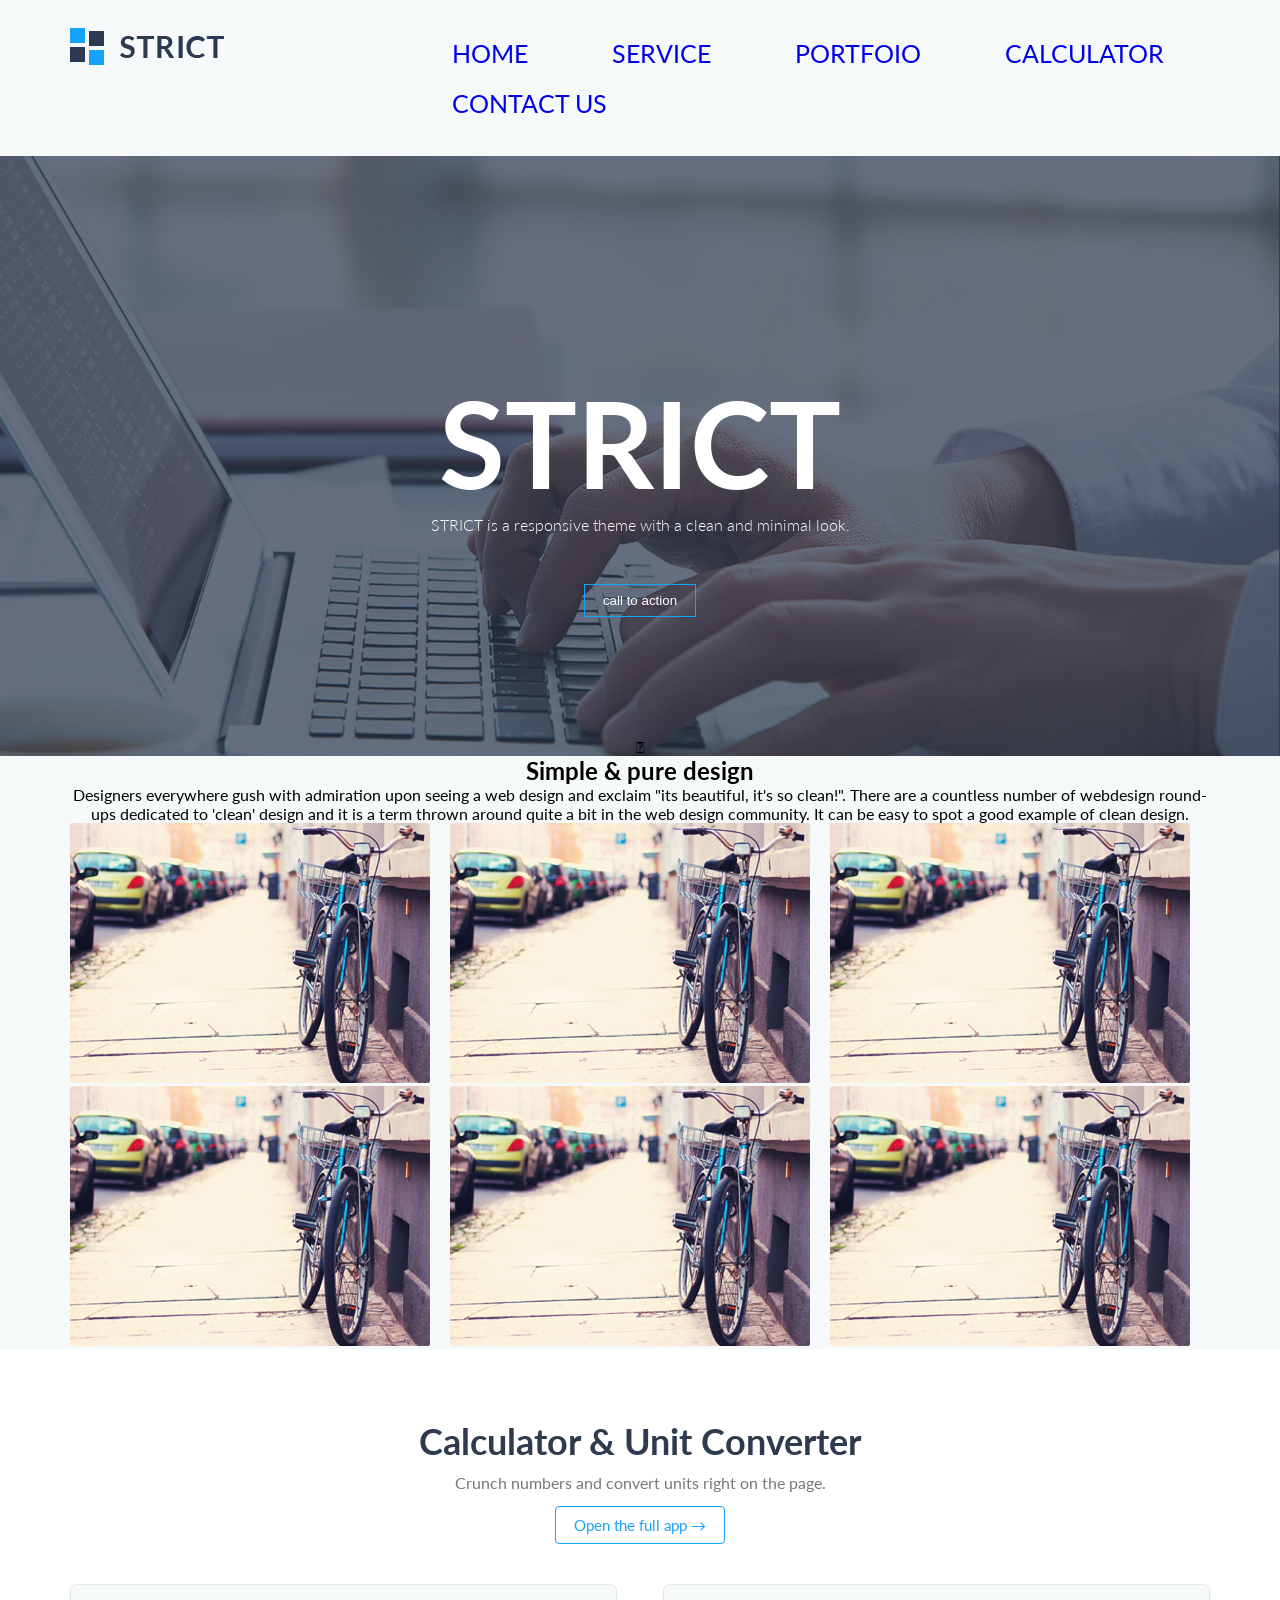
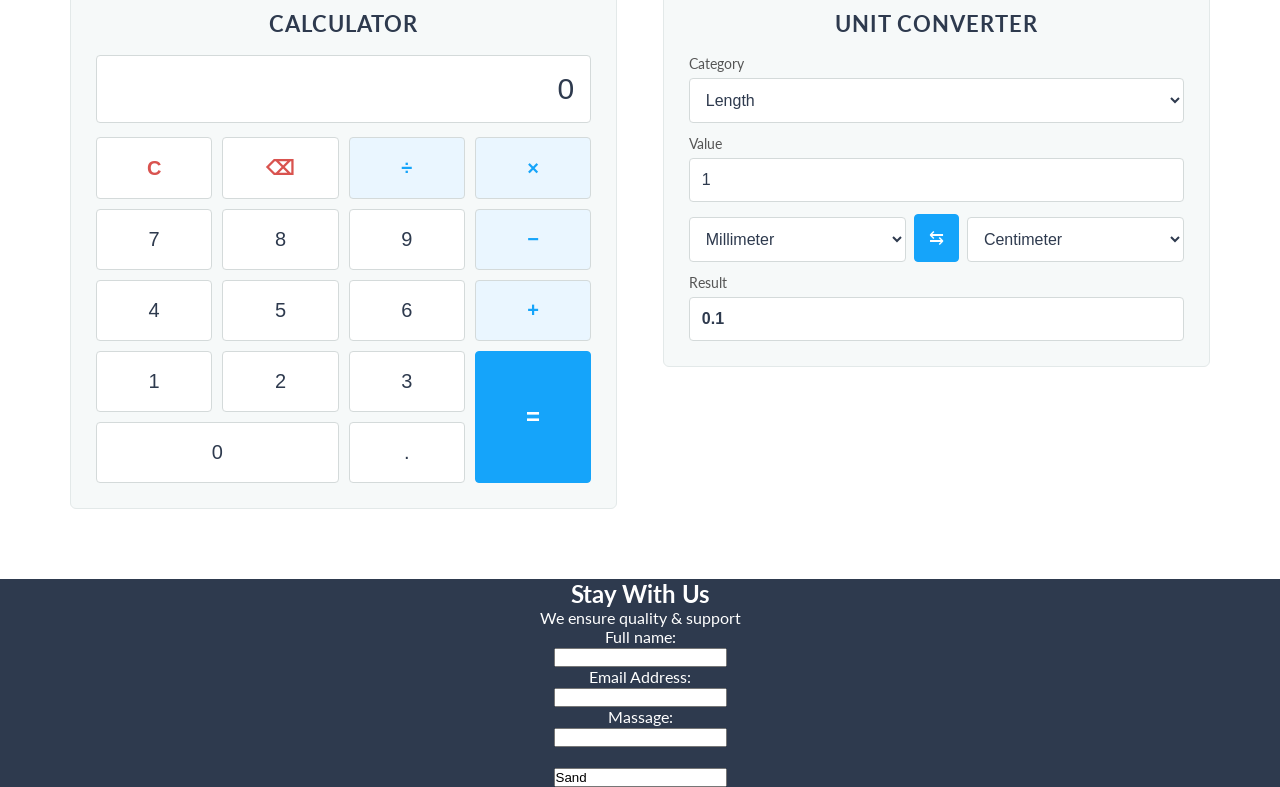
<file: index.html>
<!DOCTYPE html>
<html>
<head>
	<title>PSD to HTML</title>
	<!--Google Fonts-->
	<link href="https://fonts.googleapis.com/css?family=Lato:300,400,700&display=swap" rel="stylesheet">
	<!--Font awesome-->
	<link rel="stylesheet" type="text/css" href="css/font-awesome.min.css">
	<!--Theme CSS file-->
	<link rel="stylesheet" type="text/css" href="css/style.css">
</head>
<body>
	<!--Header Section Start-->
	<header>
		<div class="container">
			<div class="logo">
				<img src="img/Logo.png" alt="logo img">
			</div>
			<div class="menu">
				<nav>
					<ul>
						<li><a href="#">Home</a></li>
						<li><a href="#">Service</a></li>
						<li><a href="#">Portfoio</a></li>
						<li><a href="calculator.html">Calculator</a></li>
						<li><a href="#">Contact Us</a></li>
					</ul>
				</nav>
			</div>
		</div>
	</header>
	<!--bannar Section Start-->
	<section class="banner">
		<div class="container">
			<div class="banner-content">
				<h2>STRICT</h2>
				<span></span>
				<p>STRICT is a responsive theme with a clean and minimal look.</p>
				<button type="button" class="btn">call to action</button>
				<div class="btn-icon"></div>
				<i class="fas fa-chevron-down"></i>
			</div>
		</div>
	</section>
	<section class="about">
		<div class="container">
			<div class="about-content">
			    <h2>Simple & pure design</h2>
			    <p>Designers everywhere gush with admiration upon seeing a web design and exclaim "its beautiful, it's so clean!". There are a countless number of webdesign round-ups dedicated to 'clean' design and it is a term thrown around quite a bit in the web design community. It can be easy to spot a good example of clean design.</p>
			</div>
			
			<div class="Portfoio">
				<div class="Portfoio-one">
					<img src="img/BG.jpg">
				</div>
				<div class="Portfoio-one">
					<img src="img/BG.jpg">
				</div>
				<div class="Portfoio-one">
					<img src="img/BG.jpg">
				</div>
				<div class="Portfoio-one">
					<img src="img/BG.jpg">
				</div>
				<div class="Portfoio-one">
					<img src="img/BG.jpg">
				</div>
				<div class="Portfoio-one">
					<img src="img/BG.jpg">
				</div>
			</div>
		
		</div>
	</section>

	<!--Calculator + Converter Section Start-->
	<section class="calc" id="calc">
		<div class="container">
			<div class="calc-head">
				<h2>Calculator &amp; Unit Converter</h2>
				<p>Crunch numbers and convert units right on the page.</p>
				<a class="calc-app-link" href="calculator.html">Open the full app &rarr;</a>
			</div>

			<div class="calc-wrap">
				<!--Calculator panel-->
				<div class="calc-panel">
					<h3>Calculator</h3>
					<input type="text" id="calc-display" value="0" readonly>
					<div class="calc-keys">
						<button type="button" data-action="clear" class="key-fn">C</button>
						<button type="button" data-action="back" class="key-fn">&#9003;</button>
						<button type="button" data-op="/" class="key-op">&divide;</button>
						<button type="button" data-op="*" class="key-op">&times;</button>

						<button type="button" data-digit="7">7</button>
						<button type="button" data-digit="8">8</button>
						<button type="button" data-digit="9">9</button>
						<button type="button" data-op="-" class="key-op">&minus;</button>

						<button type="button" data-digit="4">4</button>
						<button type="button" data-digit="5">5</button>
						<button type="button" data-digit="6">6</button>
						<button type="button" data-op="+" class="key-op">+</button>

						<button type="button" data-digit="1">1</button>
						<button type="button" data-digit="2">2</button>
						<button type="button" data-digit="3">3</button>
						<button type="button" data-action="equals" class="key-eq">=</button>

						<button type="button" data-digit="0" class="key-zero">0</button>
						<button type="button" data-digit=".">.</button>
					</div>
				</div>

				<!--Converter panel-->
				<div class="calc-panel">
					<h3>Unit Converter</h3>
					<label for="conv-category">Category</label>
					<select id="conv-category">
						<option value="Length">Length</option>
						<option value="Weight">Weight</option>
						<option value="Temperature">Temperature</option>
						<option value="Area">Area</option>
						<option value="Speed">Speed</option>
						<option value="Volume">Volume</option>
						<option value="Time">Time</option>
					</select>

					<label for="conv-input">Value</label>
					<input type="number" id="conv-input" value="1">

					<div class="conv-row">
						<select id="conv-from"></select>
						<button type="button" id="conv-swap" title="Swap units">&#8646;</button>
						<select id="conv-to"></select>
					</div>

					<label for="conv-result">Result</label>
					<input type="text" id="conv-result" readonly>
				</div>
			</div>
		</div>
	</section>

	<section class="form">
		<div class="container">
			<h2>Stay With Us</h2>
			<p>We ensure quality & support</p>

			<form action="/action_page.php">
			  <label for="fname">Full name:</label><br>
			  <input type="text" id="fname" name="fname"><br>
			  <label for="Email">Email Address:</label><br>
			  <input type="Email" id="E" name="lname"><br>
			  <label for="fname">Massage:</label><br>
			  <input type="text" name="fname"><br><br>
			  <input type="Sand" value="Sand">			  
			</form>
		</div>
		
	</section>

	<!--Calculator + Converter logic-->
	<script src="js/calculator.js"></script>
</body>
</html>
</file>
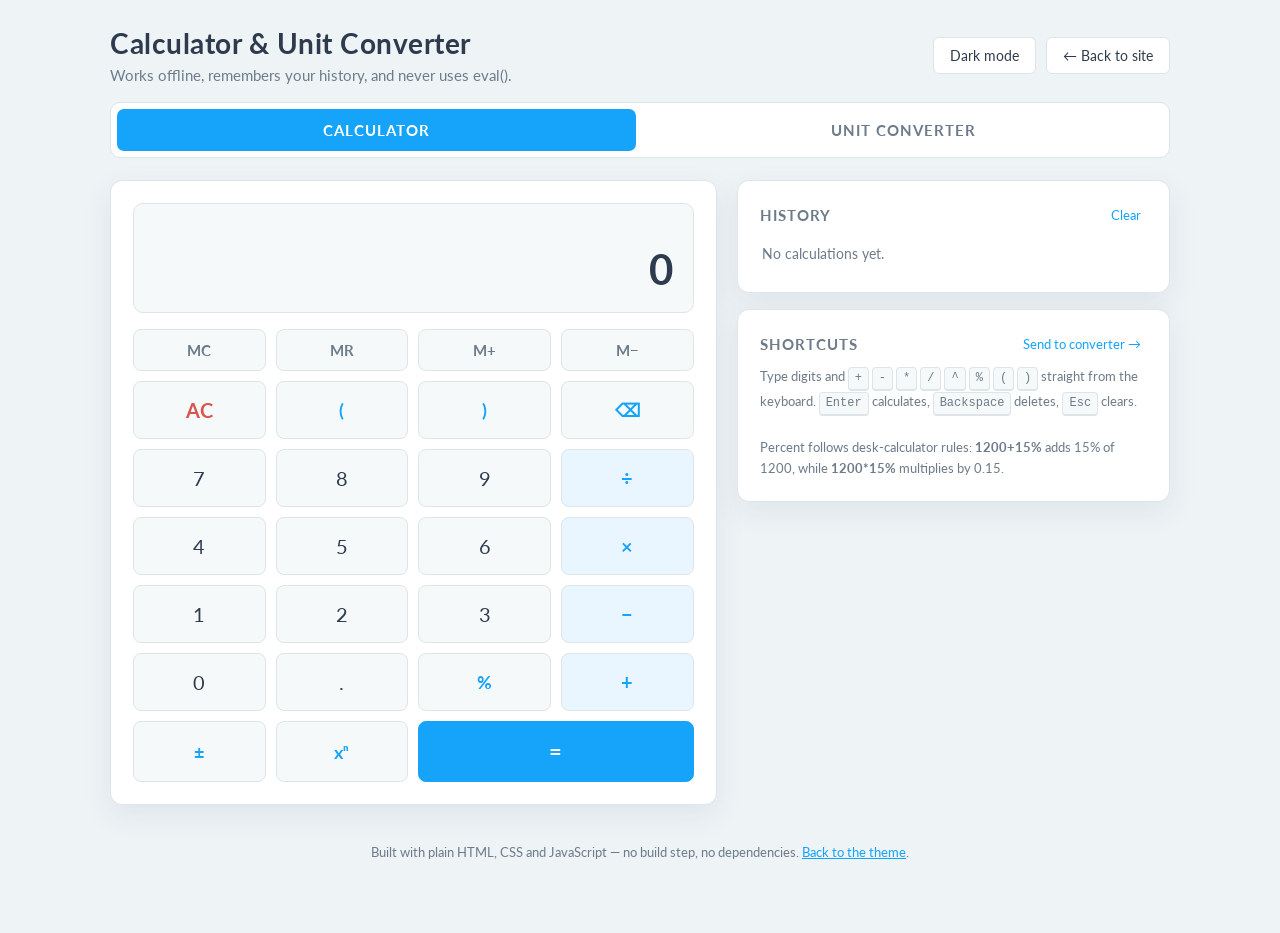
<file: calculator.html>
<!DOCTYPE html>
<html lang="en" data-theme="light">
<head>
	<meta charset="utf-8">
	<meta name="viewport" content="width=device-width, initial-scale=1">
	<title>Calculator &amp; Unit Converter</title>
	<meta name="description" content="A keyboard-friendly calculator with memory and history, plus a unit converter covering 12 categories.">
	<!--Google Fonts-->
	<link href="https://fonts.googleapis.com/css?family=Lato:300,400,700&display=swap" rel="stylesheet">
	<!--App CSS file-->
	<link rel="stylesheet" type="text/css" href="css/calculator-app.css">
</head>
<body>
	<div class="app-container">

		<header class="app-header">
			<div class="app-title">
				<h1>Calculator &amp; Unit Converter</h1>
				<p>Works offline, remembers your history, and never uses eval().</p>
			</div>
			<div class="app-actions">
				<button type="button" id="theme-toggle" class="ghost-btn">Dark mode</button>
				<a class="link-btn" href="index.html">&larr; Back to site</a>
			</div>
		</header>

		<div class="tabs" role="tablist">
			<button type="button" data-tab="calculator" role="tab" aria-selected="true">Calculator</button>
			<button type="button" data-tab="converter" role="tab" aria-selected="false">Unit Converter</button>
		</div>

		<!--Calculator panel-->
		<section class="panel" data-panel="calculator" role="tabpanel" aria-label="Calculator">
			<div class="calc-layout">

				<div class="card">
					<div class="display">
						<span class="mem-flag" id="calc-memory">M</span>
						<div class="display-expr" id="calc-expr">&nbsp;</div>
						<div class="display-result" id="calc-result">0</div>
					</div>

					<div class="keys" id="calc-keys">
						<button type="button" class="key-mem" data-action="mem-clear" title="Memory clear">MC</button>
						<button type="button" class="key-mem" data-action="mem-recall" title="Memory recall">MR</button>
						<button type="button" class="key-mem" data-action="mem-add" title="Add to memory">M+</button>
						<button type="button" class="key-mem" data-action="mem-sub" title="Subtract from memory">M&minus;</button>

						<button type="button" class="key-clear" data-action="clear" title="Clear">AC</button>
						<button type="button" class="key-fn" data-op="(">(</button>
						<button type="button" class="key-fn" data-op=")">)</button>
						<button type="button" class="key-fn" data-action="back" title="Backspace">&#9003;</button>

						<button type="button" data-digit="7">7</button>
						<button type="button" data-digit="8">8</button>
						<button type="button" data-digit="9">9</button>
						<button type="button" class="key-op" data-op="/">&divide;</button>

						<button type="button" data-digit="4">4</button>
						<button type="button" data-digit="5">5</button>
						<button type="button" data-digit="6">6</button>
						<button type="button" class="key-op" data-op="*">&times;</button>

						<button type="button" data-digit="1">1</button>
						<button type="button" data-digit="2">2</button>
						<button type="button" data-digit="3">3</button>
						<button type="button" class="key-op" data-op="-">&minus;</button>

						<button type="button" data-digit="0">0</button>
						<button type="button" data-digit=".">.</button>
						<button type="button" class="key-fn" data-op="%" title="Percent">%</button>
						<button type="button" class="key-op" data-op="+">+</button>

						<button type="button" class="key-fn" data-action="sign" title="Change sign">&plusmn;</button>
						<button type="button" class="key-fn" data-op="^" title="Power">x&#8319;</button>
						<button type="button" class="key-eq" data-action="equals" style="grid-column: span 2;">=</button>
					</div>
				</div>

				<div class="calc-side">
					<div class="card">
						<div class="side-head">
							<h3>History</h3>
							<button type="button" data-action="history-clear">Clear</button>
						</div>
						<ul class="history" id="calc-history"></ul>
					</div>

					<div class="card">
						<div class="side-head">
							<h3>Shortcuts</h3>
							<button type="button" data-action="to-converter">Send to converter &rarr;</button>
						</div>
						<p class="hint">
							Type digits and <kbd>+</kbd> <kbd>-</kbd> <kbd>*</kbd> <kbd>/</kbd> <kbd>^</kbd> <kbd>%</kbd> <kbd>(</kbd> <kbd>)</kbd> straight from the keyboard.
							<kbd>Enter</kbd> calculates, <kbd>Backspace</kbd> deletes, <kbd>Esc</kbd> clears.<br><br>
							Percent follows desk-calculator rules: <strong>1200+15%</strong> adds 15% of 1200, while <strong>1200*15%</strong> multiplies by 0.15.
						</p>
					</div>
				</div>

			</div>
		</section>

		<!--Converter panel-->
		<section class="panel" data-panel="converter" role="tabpanel" aria-label="Unit converter">
			<div class="conv-grid">

				<div class="card">
					<h2>Convert</h2>

					<div class="field">
						<label for="conv-category">Category</label>
						<select id="conv-category"></select>
					</div>

					<div class="field">
						<label for="conv-input">Value</label>
						<input type="number" id="conv-input" value="1" step="any">
					</div>

					<div class="field unit-row">
						<div>
							<label for="conv-from">From</label>
							<select id="conv-from"></select>
						</div>
						<button type="button" class="swap-btn" id="conv-swap" title="Swap units">&#8646;</button>
						<div>
							<label for="conv-to">To</label>
							<select id="conv-to"></select>
						</div>
					</div>

					<div class="result-box">
						<div class="result-label">
							<span>Result</span>
							<button type="button" class="copy-btn" id="conv-copy">Copy</button>
						</div>
						<div class="result-value" id="conv-output">&mdash;</div>
						<div class="result-note" id="conv-note"></div>
					</div>

					<div class="field" style="margin-top: 16px;">
						<label for="conv-precision">Decimal places</label>
						<select id="conv-precision">
							<option value="0">0</option>
							<option value="2">2</option>
							<option value="4">4</option>
							<option value="6" selected>6</option>
							<option value="8">8</option>
							<option value="10">10</option>
						</select>
					</div>
				</div>

				<div class="card">
					<h2>All units</h2>
					<div class="table-wrap">
						<table class="unit-table">
							<tbody id="conv-table-body"></tbody>
						</table>
					</div>
				</div>

			</div>
		</section>

		<footer class="app-footer">
			<p>Built with plain HTML, CSS and JavaScript &mdash; no build step, no dependencies. <a href="index.html">Back to the theme</a>.</p>
		</footer>

	</div>

	<!--App logic-->
	<script src="js/calculator-app.js"></script>
</body>
</html>
</file>
<file: css/style.css>
*{
	margin: 0px;
	padding: 0px;
}
body{
	font-family: 'Lato', sans-serif;

}
.container{
	width: 1140px;
	margin: 0 auto;

}

/* Header Section Start */

header{
	background: #f6f9f9;
	padding: 28px 0px;
	width: 100%;
	float: left;
}
.logo{

	width: 30%;

	float: left;
	}
.logo img{
	
}
.menu{

	width: 70%;

	float: left;
}
nav ul{

	list-style: none;
}
nav ul li{
	
	display: inline-block;
		
	margin: 10px 40px;
}
nav ul li a{
	
	text-decoration: none;
		
	color: : #161616;
		
	font-size: 25px;
		
	text-transform: uppercase;
	}
	/* bannar Section Start */
.banner{
	width: 100%;
	float: left;
	background: url(../img/Banner.png)no-repeat;
	background-size: cover;

}
.banner-content{
	padding-top: 215px;
    width: 60%;
    margin: 0 auto;
    text-align: center;

}
.banner-content h2{
	font-size: 120px;
    color: #fff;
    font-weight: bold;
}
		
}
.banner-content span{
	display: block;
	border-bottom: 2px solid #15a4fa;
	margin: 10px auto;
	width: 80%;
		
}
.banner-content p{
	color: #fff;
	font-weight: 300;
		
}
.btn{
	background: transparent;
	border: 1px solid #15a4fa;
	padding: 8px 18px;
	color: #ffff;
	margin: 50px 0px 120px;

}
.btn-icon{
color: #fff;
margin-bottom: 
}
.about{
	background: #f6f9f9;
	width: 100%;
	float: left;

}
.about-content{
	text-align: center;

}
.about-content h2{
	
}
.about-content p{
	
}

}
.Portfoio {
	width: 100%;
	float: left;
	padding-top: : 100px;
}.Portfoio-one {
	width: 33.33%;
	float: left;
	
}
.form{
	background: #2E3A4E;
	width: 100%;
	text-align: center;
	color: #fff;

}

/* Calculator + Converter Section */
.calc{
	background: #fff;
	width: 100%;
	float: left;
	padding: 70px 0px;
}
.calc-head{
	text-align: center;
	margin-bottom: 40px;
}
.calc-head h2{
	font-size: 36px;
	color: #2E3A4E;
}
.calc-head p{
	color: #777;
	margin-top: 10px;
}
.calc-wrap{
	width: 100%;
	float: left;
}
.calc-wrap:after{
	content: "";
	display: block;
	clear: both;
}
.calc-panel{
	width: 48%;
	float: left;
	box-sizing: border-box;
	background: #f6f9f9;
	border: 1px solid #e3e9e9;
	border-radius: 6px;
	padding: 25px;
}
.calc-panel:first-child{
	margin-right: 4%;
}
.calc-panel h3{
	color: #2E3A4E;
	font-size: 22px;
	margin-bottom: 18px;
	text-align: center;
	text-transform: uppercase;
	letter-spacing: 1px;
}

/* Calculator */
#calc-display{
	width: 100%;
	box-sizing: border-box;
	padding: 16px;
	font-size: 30px;
	text-align: right;
	color: #2E3A4E;
	background: #fff;
	border: 1px solid #d4dada;
	border-radius: 4px;
	margin-bottom: 14px;
}
.calc-keys{
	display: grid;
	grid-template-columns: repeat(4, 1fr);
	gap: 10px;
}
.calc-keys button{
	padding: 18px 0px;
	font-size: 20px;
	border: none;
	border-radius: 4px;
	background: #fff;
	color: #2E3A4E;
	cursor: pointer;
	border: 1px solid #d4dada;
	transition: background 0.15s, color 0.15s;
}
.calc-keys button:hover{
	background: #eef3f3;
}
.calc-keys .key-op{
	background: #eaf6ff;
	color: #15a4fa;
	font-weight: 700;
}
.calc-keys .key-op:hover{
	background: #15a4fa;
	color: #fff;
}
.calc-keys .key-fn{
	color: #d9534f;
	font-weight: 700;
}
.calc-keys .key-eq{
	grid-row: span 2;
	background: #15a4fa;
	color: #fff;
	font-weight: 700;
	font-size: 24px;
	border-color: #15a4fa;
}
.calc-keys .key-eq:hover{
	background: #1391de;
}
.calc-keys .key-zero{
	grid-column: span 2;
}

/* Converter */
.calc-panel label{
	display: block;
	text-align: left;
	color: #555;
	font-size: 14px;
	margin: 12px 0px 6px;
}
.calc-panel select,
.calc-panel #conv-input,
.calc-panel #conv-result{
	width: 100%;
	box-sizing: border-box;
	padding: 12px;
	font-size: 16px;
	border: 1px solid #d4dada;
	border-radius: 4px;
	background: #fff;
	color: #2E3A4E;
}
#conv-result{
	background: #eaf6ff;
	color: #15a4fa;
	font-weight: 700;
}
.conv-row{
	display: flex;
	align-items: flex-end;
	gap: 8px;
	margin-top: 12px;
}
.conv-row select{
	flex: 1;
}
#conv-swap{
	flex: 0 0 auto;
	padding: 12px 14px;
	font-size: 18px;
	border: 1px solid #15a4fa;
	background: #15a4fa;
	color: #fff;
	border-radius: 4px;
	cursor: pointer;
}
#conv-swap:hover{
	background: #1391de;
}
.calc-app-link{
	display: inline-block;
	margin-top: 14px;
	padding: 9px 18px;
	border: 1px solid #15a4fa;
	border-radius: 4px;
	color: #15a4fa;
	text-decoration: none;
	font-size: 15px;
}
.calc-app-link:hover{
	background: #15a4fa;
	color: #fff;
}
</file>
<file: css/calculator-app.css>
/* ============================================================
   Calculator & Unit Converter — standalone app styles
   Light and dark themes are driven by <html data-theme="...">.
   ============================================================ */
:root{
	--bg: #eef3f6;
	--surface: #ffffff;
	--surface-2: #f6f9f9;
	--border: #dde5e8;
	--text: #2E3A4E;
	--muted: #6d7b8a;
	--accent: #15a4fa;
	--accent-dark: #1391de;
	--accent-soft: #eaf6ff;
	--danger: #d9534f;
	--shadow: 0 10px 30px rgba(46, 58, 78, 0.08);
}
[data-theme="dark"]{
	--bg: #161d28;
	--surface: #1e2836;
	--surface-2: #253141;
	--border: #33414f;
	--text: #e8eef4;
	--muted: #9aa9b8;
	--accent: #15a4fa;
	--accent-dark: #3bb4ff;
	--accent-soft: #1b3348;
	--danger: #ff7b76;
	--shadow: 0 10px 30px rgba(0, 0, 0, 0.35);
}

*{ box-sizing: border-box; }
html, body{ margin: 0; padding: 0; }
body{
	font-family: 'Lato', Arial, sans-serif;
	background: var(--bg);
	color: var(--text);
	min-height: 100vh;
	-webkit-font-smoothing: antialiased;
}
.app-container{
	width: 100%;
	max-width: 1100px;
	margin: 0 auto;
	padding: 0 20px 60px;
}

/* ---------- Header ---------- */
.app-header{
	display: flex;
	align-items: center;
	justify-content: space-between;
	flex-wrap: wrap;
	gap: 14px;
	padding: 26px 0 18px;
}
.app-title h1{
	font-size: 28px;
	margin: 0;
	letter-spacing: 0.5px;
}
.app-title p{
	margin: 6px 0 0;
	color: var(--muted);
	font-size: 15px;
}
.app-actions{
	display: flex;
	align-items: center;
	gap: 10px;
}
.link-btn,
.ghost-btn{
	display: inline-block;
	padding: 9px 16px;
	border-radius: 6px;
	border: 1px solid var(--border);
	background: var(--surface);
	color: var(--text);
	font-size: 14px;
	font-family: inherit;
	text-decoration: none;
	cursor: pointer;
	transition: background .15s, color .15s, border-color .15s;
}
.link-btn:hover,
.ghost-btn:hover{
	border-color: var(--accent);
	color: var(--accent);
}

/* ---------- Tabs ---------- */
.tabs{
	display: flex;
	gap: 8px;
	background: var(--surface);
	border: 1px solid var(--border);
	border-radius: 10px;
	padding: 6px;
	margin-bottom: 22px;
}
.tabs button{
	flex: 1;
	padding: 12px 10px;
	border: none;
	border-radius: 7px;
	background: transparent;
	color: var(--muted);
	font-family: inherit;
	font-size: 15px;
	font-weight: 700;
	text-transform: uppercase;
	letter-spacing: 1px;
	cursor: pointer;
	transition: background .15s, color .15s;
}
.tabs button:hover{ color: var(--text); }
.tabs button.is-active{
	background: var(--accent);
	color: #fff;
}

/* ---------- Panels ---------- */
.panel{ display: none; }
.panel.is-active{ display: block; }
.card{
	background: var(--surface);
	border: 1px solid var(--border);
	border-radius: 12px;
	box-shadow: var(--shadow);
	padding: 22px;
}
.card h2{
	margin: 0 0 16px;
	font-size: 18px;
	text-transform: uppercase;
	letter-spacing: 1px;
	color: var(--muted);
}
.calc-layout{
	display: grid;
	grid-template-columns: 1.4fr 1fr;
	gap: 20px;
	align-items: start;
}

/* ---------- Calculator ---------- */
.display{
	background: var(--surface-2);
	border: 1px solid var(--border);
	border-radius: 10px;
	padding: 18px 20px;
	text-align: right;
	margin-bottom: 16px;
	position: relative;
	overflow: hidden;
}
.display-expr{
	min-height: 22px;
	font-size: 16px;
	color: var(--muted);
	word-break: break-all;
}
.display-result{
	font-size: 42px;
	font-weight: 700;
	line-height: 1.2;
	word-break: break-all;
}
.display-result.is-error{
	font-size: 22px;
	color: var(--danger);
}
.mem-flag{
	position: absolute;
	top: 14px;
	left: 18px;
	font-size: 13px;
	font-weight: 700;
	color: var(--accent);
	opacity: 0;
	transition: opacity .15s;
}
.mem-flag.is-on{ opacity: 1; }

.keys{
	display: grid;
	grid-template-columns: repeat(4, 1fr);
	gap: 10px;
}
.keys button{
	padding: 16px 0;
	font-size: 20px;
	font-family: inherit;
	border: 1px solid var(--border);
	border-radius: 8px;
	background: var(--surface-2);
	color: var(--text);
	cursor: pointer;
	transition: background .15s, color .15s, transform .05s;
}
.keys button:hover{ background: var(--accent-soft); }
.keys button:active{ transform: translateY(1px); }
.keys .key-mem{
	font-size: 15px;
	font-weight: 700;
	color: var(--muted);
	padding: 11px 0;
}
.keys .key-fn{
	color: var(--accent);
	font-weight: 700;
	font-size: 18px;
}
.keys .key-clear{ color: var(--danger); font-weight: 700; }
.keys .key-op{
	background: var(--accent-soft);
	color: var(--accent);
	font-weight: 700;
}
.keys .key-op:hover{
	background: var(--accent);
	color: #fff;
}
.keys .key-eq{
	grid-column: span 4;
	background: var(--accent);
	border-color: var(--accent);
	color: #fff;
	font-weight: 700;
	font-size: 22px;
}
.keys .key-eq:hover{ background: var(--accent-dark); }

.calc-side{
	display: flex;
	flex-direction: column;
	gap: 16px;
}
.side-head{
	display: flex;
	align-items: center;
	justify-content: space-between;
	margin-bottom: 10px;
}
.side-head h3{
	margin: 0;
	font-size: 15px;
	text-transform: uppercase;
	letter-spacing: 1px;
	color: var(--muted);
}
.side-head button{
	border: none;
	background: transparent;
	color: var(--accent);
	font-family: inherit;
	font-size: 13px;
	cursor: pointer;
	padding: 4px 6px;
}
.history{
	list-style: none;
	margin: 0;
	padding: 0;
	max-height: 320px;
	overflow-y: auto;
}
.history li + li{ margin-top: 6px; }
.history-item{
	width: 100%;
	display: block;
	text-align: right;
	padding: 8px 10px;
	border: 1px solid var(--border);
	border-radius: 7px;
	background: var(--surface-2);
	font-family: inherit;
	color: var(--text);
	cursor: pointer;
}
.history-item:hover{ border-color: var(--accent); }
.history-expr{
	display: block;
	font-size: 13px;
	color: var(--muted);
	word-break: break-all;
}
.history-result{
	display: block;
	font-size: 18px;
	font-weight: 700;
	word-break: break-all;
}
.history-empty{
	color: var(--muted);
	font-size: 14px;
	padding: 8px 2px;
}
.hint{
	font-size: 13px;
	color: var(--muted);
	line-height: 1.6;
	margin: 0;
}
.hint kbd{
	display: inline-block;
	padding: 1px 6px;
	border: 1px solid var(--border);
	border-bottom-width: 2px;
	border-radius: 4px;
	background: var(--surface-2);
	font-size: 12px;
}

/* ---------- Converter ---------- */
.conv-grid{
	display: grid;
	grid-template-columns: 1.3fr 1fr;
	gap: 20px;
	align-items: start;
}
.field{ margin-bottom: 16px; }
.field label{
	display: block;
	font-size: 13px;
	text-transform: uppercase;
	letter-spacing: 1px;
	color: var(--muted);
	margin-bottom: 7px;
}
.field select,
.field input{
	width: 100%;
	padding: 13px 12px;
	font-size: 16px;
	font-family: inherit;
	border: 1px solid var(--border);
	border-radius: 8px;
	background: var(--surface-2);
	color: var(--text);
}
.field select:focus,
.field input:focus{
	outline: none;
	border-color: var(--accent);
}
.unit-row{
	display: grid;
	grid-template-columns: 1fr auto 1fr;
	gap: 10px;
	align-items: end;
}
.swap-btn{
	padding: 13px 15px;
	font-size: 18px;
	border: 1px solid var(--accent);
	border-radius: 8px;
	background: var(--accent);
	color: #fff;
	cursor: pointer;
}
.swap-btn:hover{ background: var(--accent-dark); }
.result-box{
	background: var(--accent-soft);
	border: 1px solid var(--accent);
	border-radius: 10px;
	padding: 18px 20px;
	margin-top: 4px;
}
.result-label{
	display: flex;
	align-items: center;
	justify-content: space-between;
	font-size: 13px;
	text-transform: uppercase;
	letter-spacing: 1px;
	color: var(--muted);
	margin-bottom: 8px;
}
.result-value{
	font-size: 34px;
	font-weight: 700;
	color: var(--accent);
	word-break: break-all;
}
.result-note{
	margin-top: 8px;
	font-size: 14px;
	color: var(--muted);
	word-break: break-word;
}
.copy-btn{
	border: 1px solid var(--accent);
	background: transparent;
	color: var(--accent);
	border-radius: 6px;
	padding: 4px 12px;
	font-family: inherit;
	font-size: 12px;
	cursor: pointer;
}
.copy-btn:hover{ background: var(--accent); color: #fff; }
.unit-table{
	width: 100%;
	border-collapse: collapse;
	font-size: 15px;
}
.unit-table th,
.unit-table td{
	padding: 9px 10px;
	border-bottom: 1px solid var(--border);
	text-align: left;
	font-weight: 400;
}
.unit-table th{ color: var(--muted); }
.unit-table td{ text-align: right; font-weight: 700; }
.unit-table tr.is-active th,
.unit-table tr.is-active td{ color: var(--accent); }
.table-wrap{ max-height: 430px; overflow-y: auto; }

.app-footer{
	text-align: center;
	color: var(--muted);
	font-size: 13px;
	padding: 26px 0 0;
}
.app-footer a{ color: var(--accent); }

/* ---------- Responsive ---------- */
@media (max-width: 900px){
	.calc-layout,
	.conv-grid{ grid-template-columns: 1fr; }
	.display-result{ font-size: 34px; }
}
@media (max-width: 520px){
	.app-container{ padding: 0 14px 40px; }
	.card{ padding: 16px; }
	.app-title h1{ font-size: 22px; }
	.keys button{ padding: 14px 0; font-size: 18px; }
	.display-result{ font-size: 28px; }
	.result-value{ font-size: 26px; }
	.unit-row{ grid-template-columns: 1fr; }
	.swap-btn{ width: 100%; }
}
</file>
